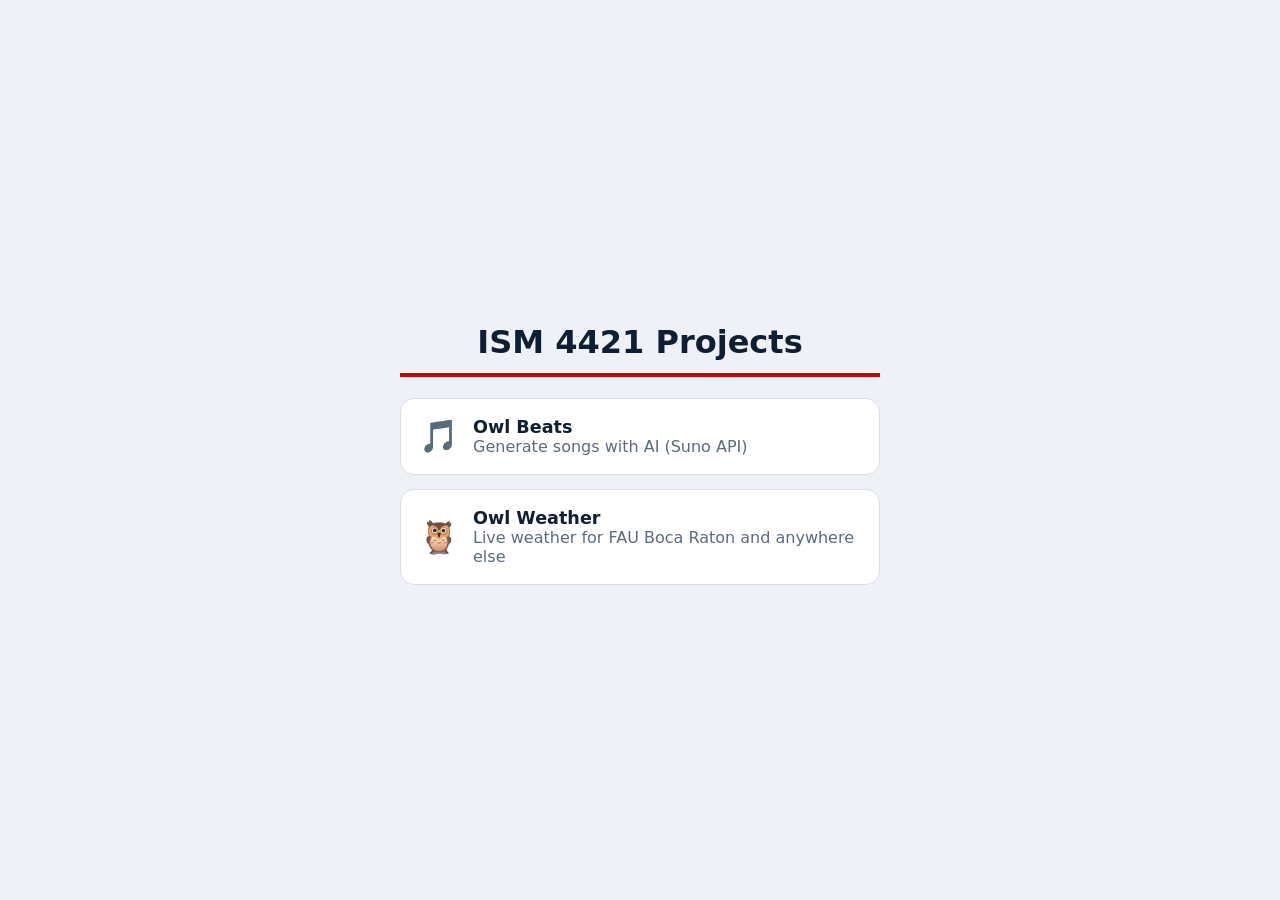
<file: index.html>
<!doctype html>
<html lang="en">
<head>
  <meta charset="utf-8">
  <meta name="viewport" content="width=device-width, initial-scale=1">
  <title>ISM 4421 Projects</title>
  <link rel="icon" href="music/assets/icon.svg" type="image/svg+xml">
  <link rel="stylesheet" href="home.css">
</head>
<body>
  <main>
    <h1>ISM 4421 Projects</h1>
    <a class="card" href="music/">
      <span class="emoji" aria-hidden="true">🎵</span>
      <span><strong>Owl Beats</strong><br>Generate songs with AI (Suno API)</span>
    </a>
    <a class="card" href="weather/">
      <span class="emoji" aria-hidden="true">🦉</span>
      <span><strong>Owl Weather</strong><br>Live weather for FAU Boca Raton and anywhere else</span>
    </a>
  </main>
</body>
</html>
</file>
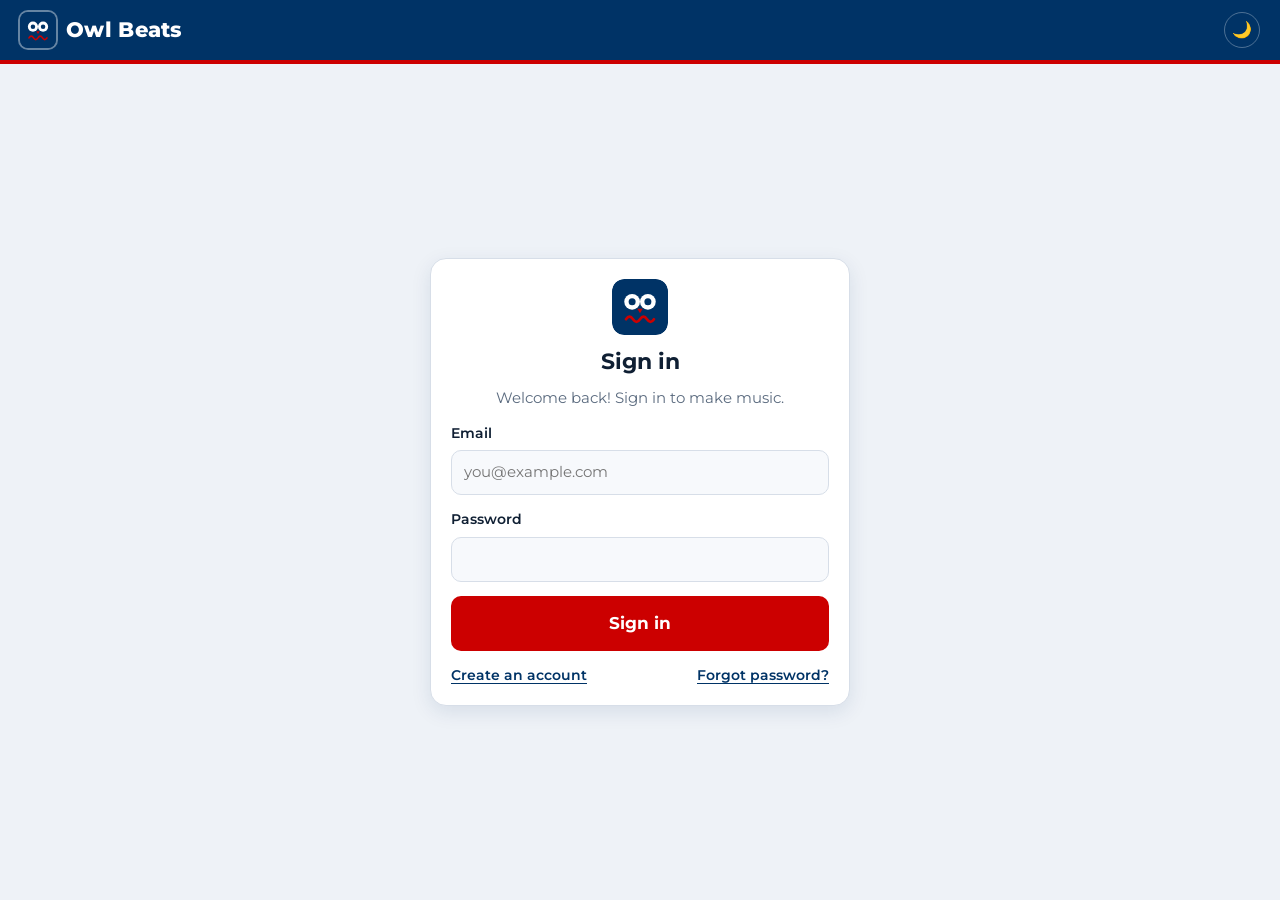
<file: music/index.html>
<!doctype html>
<html lang="en">
<head>
  <meta charset="utf-8">
  <meta name="viewport" content="width=device-width, initial-scale=1">
  <title>Owl Beats | AI Music Generator</title>
  <meta name="description" content="Generate original songs and instrumentals from a text prompt with the Suno API.">
  <meta name="theme-color" content="#003366">
  <link rel="icon" href="assets/icon.svg" type="image/svg+xml">
  <link rel="preconnect" href="https://fonts.googleapis.com">
  <link rel="preconnect" href="https://fonts.gstatic.com" crossorigin>
  <link href="https://fonts.googleapis.com/css2?family=Montserrat:wght@400;500;600;700;800&display=swap" rel="stylesheet">
  <link rel="stylesheet" href="style.css">
  <script src="theme.js"></script>
</head>
<body class="locked">
  <header class="site-header">
    <div class="brand">
      <img src="assets/icon.svg" alt="" width="36" height="36">
      <span class="brand-title">Owl Beats</span>
    </div>
    <div class="header-controls">
      <div id="user-box" class="user-box" hidden>
        <span id="user-email" class="user-email"></span>
        <button type="button" id="sign-out" class="pill">Sign out</button>
      </div>
      <button type="button" id="credits" class="pill" title="Remaining Suno credits (click to refresh)" hidden>Credits: …</button>
      <button type="button" id="key-btn" class="pill pill-accent">🔑 Add API key</button>
      <button type="button" id="theme-toggle" class="icon-btn" aria-label="Switch theme">🌙</button>
    </div>
  </header>

  <!-- Login screen: covers the app until someone signs in (see auth.js) -->
  <section id="auth-screen" class="auth-screen checking" aria-labelledby="auth-heading">
    <div class="auth-loading" aria-live="polite">Loading…</div>
    <form id="auth-form" class="card auth-card" novalidate>
      <img src="assets/icon.svg" alt="" width="56" height="56" class="auth-logo">
      <h1 id="auth-heading">Sign in</h1>
      <p id="auth-sub" class="hint"></p>
      <div id="auth-msg" class="notice" role="alert" hidden></div>
      <div class="field">
        <label for="auth-email">Email</label>
        <input id="auth-email" type="email" autocomplete="email" placeholder="you@example.com" required>
      </div>
      <div class="field" id="auth-password-field">
        <label for="auth-password">Password</label>
        <input id="auth-password" type="password" autocomplete="current-password" minlength="6" required>
      </div>
      <div class="field" id="auth-confirm-field" hidden>
        <label for="auth-confirm">Confirm password</label>
        <input id="auth-confirm" type="password" autocomplete="new-password" minlength="6">
      </div>
      <button type="submit" id="auth-submit" class="btn btn-primary btn-lg">Sign in</button>
      <div id="auth-links" class="auth-links"></div>
    </form>
  </section>

  <main class="layout">
    <!-- ============ Create ============ -->
    <section class="card create" aria-labelledby="create-title">
      <h1 id="create-title">Create a song</h1>
      <div id="key-notice" class="notice" hidden>
        To make music, add your Suno API key. <button type="button" class="link-btn" id="key-notice-btn">Add API key</button>
      </div>

      <div class="tabs" role="tablist" aria-label="Creation mode">
        <button type="button" role="tab" id="tab-simple" aria-controls="form" aria-selected="true" class="tab active" data-mode="simple">Simple</button>
        <button type="button" role="tab" id="tab-custom" aria-controls="form" aria-selected="false" class="tab" data-mode="custom">Custom</button>
      </div>

      <form id="form" novalidate>
        <p class="hint mode-simple">Describe the song and pick a style. Suno writes the lyrics for you.</p>
        <p class="hint mode-custom" hidden>Write your own lyrics and set the title, style, length and voice.</p>

        <div class="field mode-simple">
          <label for="prompt">Song description</label>
          <textarea id="prompt" rows="4" maxlength="3000" placeholder="An upbeat summer anthem about road-tripping down the Florida coast with friends"></textarea>
          <div class="counter" data-for="prompt"></div>
        </div>

        <div class="field mode-custom" hidden>
          <label for="title">Title <span class="opt">(optional)</span></label>
          <input id="title" type="text" maxlength="80" placeholder="Coastal Highway">
        </div>

        <div class="field">
          <label for="style">Style</label>
          <input id="style" type="text" maxlength="1000" placeholder="indie pop, bright guitars, female vocals">
          <div class="chips" id="style-chips" aria-label="Style suggestions"></div>
        </div>

        <div class="field mode-custom lyrics-field" hidden>
          <div class="label-row">
            <label for="lyrics">Lyrics</label>
            <button type="button" id="ai-lyrics-toggle" class="link-btn">✨ Write lyrics with AI</button>
          </div>
          <div id="ai-lyrics" class="ai-lyrics" hidden>
            <input id="lyrics-prompt" type="text" maxlength="200" placeholder="What should the lyrics be about?">
            <button type="button" id="lyrics-go" class="btn btn-secondary">Write</button>
          </div>
          <textarea id="lyrics" rows="10" maxlength="5000" placeholder="[Verse]&#10;Windows down on A1A&#10;&#10;[Chorus]&#10;..."></textarea>
          <div class="counter" data-for="lyrics"></div>
        </div>

        <div class="row">
          <label class="switch">
            <input type="checkbox" id="instrumental">
            <span class="slider" aria-hidden="true"></span>
            Instrumental (no vocals)
          </label>
        </div>

        <div class="grid-2">
          <div class="field">
            <label for="model">Model</label>
            <select id="model">
              <option value="V6">V6 (recommended)</option>
              <option value="V6_WILD">V6 Wild (more creative)</option>
              <option value="V6_MINI">V6 Mini (fastest)</option>
            </select>
          </div>
          <div class="field mode-custom vocal-field" hidden>
            <label for="vocal">Voice</label>
            <select id="vocal">
              <option value="">Any</option>
              <option value="f">Female</option>
              <option value="m">Male</option>
            </select>
          </div>
        </div>

        <div class="field mode-custom" hidden>
          <label for="duration">Length: <output id="duration-out">2:00</output></label>
          <input id="duration" type="range" min="10" max="360" step="5" value="120">
        </div>

        <details class="advanced mode-custom" hidden>
          <summary>Advanced</summary>
          <div class="field">
            <label for="negative">Exclude styles <span class="opt">(optional)</span></label>
            <input id="negative" type="text" maxlength="1000" placeholder="heavy metal, autotune">
          </div>
          <div class="field">
            <label for="style-weight">Style adherence: <output id="style-weight-out">0.50</output></label>
            <input id="style-weight" type="range" min="0" max="1" step="0.05" value="0.5">
          </div>
          <div class="field">
            <label for="weirdness">Weirdness: <output id="weirdness-out">0.50</output></label>
            <input id="weirdness" type="range" min="0" max="1" step="0.05" value="0.5">
          </div>
          <div class="field">
            <label for="variety">Variety between the two versions</label>
            <select id="variety">
              <option value="0">Off · same style</option>
              <option value="1" selected>Normal</option>
              <option value="2">High</option>
              <option value="3">Extra</option>
              <option value="4">Max</option>
            </select>
          </div>
        </details>

        <div id="form-error" class="notice notice-error" role="alert" hidden></div>
        <button type="submit" id="generate" class="btn btn-primary btn-lg">🎵 Generate music</button>
        <p class="fineprint">Each request makes two versions. Tracks usually start streaming within a minute and finish in 2–3 minutes. Suno keeps files for 14 days, so download the ones you like.</p>
      </form>
    </section>

    <!-- ============ Library ============ -->
    <section class="card library" aria-labelledby="library-title">
      <div class="library-head">
        <h2 id="library-title">Your tracks</h2>
        <button type="button" id="clear-all" class="link-btn" hidden>Clear all</button>
      </div>
      <div id="empty" class="empty">
        <div class="empty-icon" aria-hidden="true">🎧</div>
        <p>Your songs will show up here.</p>
      </div>
      <ul id="tasks" class="tasks"></ul>
    </section>
  </main>

  <footer class="site-footer">
    Music by <a href="https://sunoapi.org" target="_blank" rel="noopener">Suno API</a> · ISM 4421 student project
  </footer>

  <!-- Extend dialog -->
  <dialog id="extend-dialog">
    <form method="dialog" id="extend-form">
      <h3>Extend “<span id="extend-name"></span>”</h3>
      <p class="hint">Suno continues the song from the point you choose and makes two new versions.</p>
      <div class="field">
        <label for="extend-at">Continue from: <output id="extend-at-out">0:00</output></label>
        <input id="extend-at" type="range" min="1" max="240" step="1" value="60">
      </div>
      <div class="field">
        <label for="extend-style">Style</label>
        <input id="extend-style" type="text" maxlength="1000">
      </div>
      <div class="field">
        <label for="extend-title">Title</label>
        <input id="extend-title" type="text" maxlength="80">
      </div>
      <div class="field" id="extend-lyrics-field">
        <label for="extend-lyrics">Lyrics for the new part <span class="opt">(optional)</span></label>
        <textarea id="extend-lyrics" rows="5" maxlength="5000" placeholder="[Bridge]&#10;..."></textarea>
      </div>
      <div class="dialog-actions">
        <button type="button" class="btn btn-secondary" id="extend-cancel">Cancel</button>
        <button type="submit" class="btn btn-primary" value="go">Extend</button>
      </div>
    </form>
  </dialog>

  <!-- API key dialog -->
  <dialog id="key-dialog">
    <form method="dialog" id="key-form">
      <h3>Your Suno API key</h3>
      <p class="hint">Get a key at <a href="https://sunoapi.org/api-key" target="_blank" rel="noopener">sunoapi.org/api-key</a>. It is saved only in this browser and sent only to api.sunoapi.org.</p>
      <div class="field">
        <label for="api-key">API key</label>
        <input id="api-key" type="password" autocomplete="off" spellcheck="false" placeholder="Paste your key">
      </div>
      <label class="check"><input type="checkbox" id="show-key"> Show key</label>
      <div class="dialog-actions">
        <button type="button" class="btn btn-secondary" id="key-remove">Remove key</button>
        <button type="button" class="btn btn-secondary" id="key-cancel">Cancel</button>
        <button type="submit" class="btn btn-primary" value="go">Save</button>
      </div>
    </form>
  </dialog>

  <div id="toast" class="toast" role="status" aria-live="polite" hidden></div>

  <script src="vendor/supabase.js"></script>
  <script src="config.js"></script>
  <script src="app.js"></script>
  <script src="auth.js"></script>
</body>
</html>
</file>
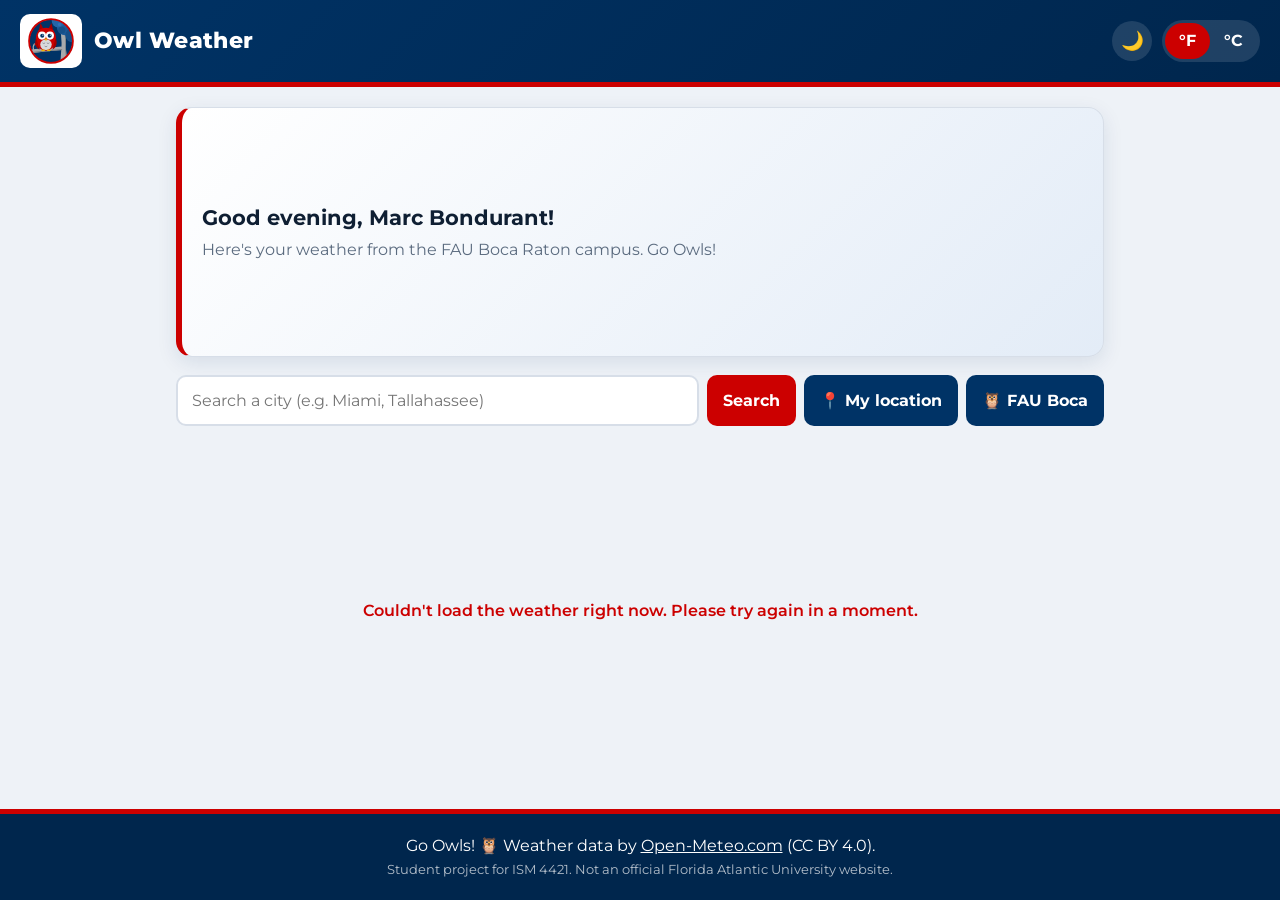
<file: weather/index.html>
<!doctype html>
<html lang="en">
<head>
  <meta charset="utf-8">
  <meta name="viewport" content="width=device-width, initial-scale=1">
  <title>Owl Weather | FAU Boca Raton</title>
  <meta name="description" content="Live weather for Florida Atlantic University in Boca Raton and anywhere else, powered by Open-Meteo.">
  <meta name="theme-color" content="#003366">
  <link rel="icon" href="assets/logo.svg" type="image/svg+xml">
  <link rel="preconnect" href="https://fonts.googleapis.com">
  <link rel="preconnect" href="https://fonts.gstatic.com" crossorigin>
  <link href="https://fonts.googleapis.com/css2?family=Montserrat:wght@400;600;700;800&display=swap" rel="stylesheet">
  <link rel="stylesheet" href="style.css">
  <script src="theme.js"></script>
</head>
<body>
  <header class="site-header">
    <div class="brand">
      <span class="logo-badge">
        <img src="https://upload.wikimedia.org/wikipedia/commons/b/b3/Florida_Atlantic_University_logo.svg" data-fallback="assets/logo.svg" alt="Florida Atlantic University" class="brand-logo" width="107" height="46">
      </span>
      <div class="brand-title">Owl Weather</div>
    </div>
    <div class="header-controls">
      <button type="button" id="theme-toggle" class="theme-toggle" aria-label="Switch to dark theme" title="Switch to dark theme">🌙</button>
      <div class="unit-toggle" role="group" aria-label="Temperature units">
        <button type="button" data-unit="fahrenheit" class="active">°F</button>
        <button type="button" data-unit="celsius">°C</button>
      </div>
    </div>
  </header>

  <main class="container">
    <section class="welcome" aria-labelledby="welcome-title">
      <div>
        <h2 id="welcome-title" class="welcome-title">Welcome, Marc Bondurant!</h2>
        <p id="welcome-text" class="welcome-text">Here's your weather from the FAU Boca Raton campus. Go Owls!</p>
      </div>
    </section>

    <section class="search">
      <form id="search-form" autocomplete="off" role="search">
        <label for="search-input" class="visually-hidden">Search for a city</label>
        <input id="search-input" type="search" placeholder="Search a city (e.g. Miami, Tallahassee)" aria-autocomplete="list" aria-controls="search-results">
        <button type="submit" class="btn btn-primary">Search</button>
        <button type="button" id="locate-btn" class="btn btn-secondary" title="Use my location">📍 My location</button>
        <button type="button" id="home-btn" class="btn btn-secondary" title="Back to FAU Boca Raton">🦉 FAU Boca</button>
        <ul id="search-results" class="search-results" role="listbox" hidden></ul>
      </form>
    </section>

    <div id="status" class="status" role="status" aria-live="polite"></div>

    <section id="current" class="card current" hidden>
      <div class="current-top">
        <div>
          <h1 id="place-name">Boca Raton, Florida</h1>
          <p id="place-time" class="muted"></p>
        </div>
        <div class="current-icon" id="current-icon" aria-hidden="true"></div>
      </div>
      <div class="current-main">
        <div class="current-temp" id="current-temp">--</div>
        <div>
          <div class="current-desc" id="current-desc"></div>
          <div class="muted" id="current-feels"></div>
          <div class="muted" id="current-hilo"></div>
        </div>
      </div>
      <dl class="details" id="current-details"></dl>
    </section>

    <section id="hourly-section" class="card" hidden>
      <h2>Next 24 hours</h2>
      <div class="hourly" id="hourly"></div>
    </section>

    <section id="daily-section" class="card" hidden>
      <h2>7-day forecast</h2>
      <div class="daily" id="daily"></div>
    </section>
  </main>

  <footer class="site-footer">
    <p>Go Owls! 🦉 Weather data by <a href="https://open-meteo.com/" target="_blank" rel="noopener">Open-Meteo.com</a> (CC BY 4.0).</p>
    <p class="muted small">Student project for ISM 4421. Not an official Florida Atlantic University website.</p>
  </footer>

  <script src="app.js"></script>
</body>
</html>
</file>
<file: home.css>
:root { --bg: #eef2f7; --card: #fff; --text: #0f1f33; --muted: #5b6b7f; --border: #d7dee8; color-scheme: light; }
@media (prefers-color-scheme: dark) {
  :root { --bg: #07111f; --card: #0f1f33; --text: #e8eef6; --muted: #9fb0c4; --border: #1f3450; color-scheme: dark; }
}
* { box-sizing: border-box; }
body { margin: 0; min-height: 100vh; display: grid; place-items: center; background: var(--bg); color: var(--text);
  font-family: system-ui, -apple-system, "Segoe UI", sans-serif; padding: 16px; }
main { width: min(480px, 100%); }
h1 { text-align: center; border-bottom: 4px solid #cc0000; padding-bottom: 12px; }
.card { display: flex; gap: 14px; align-items: center; padding: 18px; margin: 14px 0; background: var(--card);
  border: 1px solid var(--border); border-radius: 14px; color: inherit; text-decoration: none; }
.card:hover { border-color: #cc0000; }
.card span:last-child { color: var(--muted); }
.card strong { color: var(--text); font-size: 1.1rem; }
.emoji { font-size: 2rem; }
</file>
<file: music/style.css>
:root {
  --fau-blue: #003366;
  --fau-red: #cc0000;
  --accent: #cc0000;
  --accent-hover: #a30000;
  --primary: #003366;
  --bg: #eef2f7;
  --card: #ffffff;
  --text: #0f1f33;
  --muted: #5b6b7f;
  --border: #d7dee8;
  --input: #f7f9fc;
  --chip: #e6edf6;
  --chip-on: #003366;
  --chip-on-text: #ffffff;
  --ok: #1b7f3b;
  --ok-bg: #e3f5e9;
  --warn: #8a5a00;
  --warn-bg: #fff4d6;
  --err: #b00020;
  --err-bg: #fdecee;
  --radius: 16px;
  --shadow: 0 6px 20px rgba(0, 51, 102, 0.10);
  color-scheme: light;
}

@media (prefers-color-scheme: dark) {
  :root:not([data-theme="light"]) {
    --primary: #4d8fd6;
    --accent: #ff4d4d;
    --accent-hover: #ff6b6b;
    --bg: #07111f;
    --card: #0f1f33;
    --text: #e8eef6;
    --muted: #9fb0c4;
    --border: #1f3450;
    --input: #0a1728;
    --chip: #16304f;
    --chip-on: #4d8fd6;
    --chip-on-text: #07111f;
    --ok: #6fdc8c;
    --ok-bg: #0f2e1b;
    --warn: #ffd166;
    --warn-bg: #33290f;
    --err: #ff8a8a;
    --err-bg: #3a1016;
    --shadow: 0 6px 20px rgba(0, 0, 0, 0.35);
    color-scheme: dark;
  }
}

:root[data-theme="dark"] {
  --primary: #4d8fd6;
  --accent: #ff4d4d;
  --accent-hover: #ff6b6b;
  --bg: #07111f;
  --card: #0f1f33;
  --text: #e8eef6;
  --muted: #9fb0c4;
  --border: #1f3450;
  --input: #0a1728;
  --chip: #16304f;
  --chip-on: #4d8fd6;
  --chip-on-text: #07111f;
  --ok: #6fdc8c;
  --ok-bg: #0f2e1b;
  --warn: #ffd166;
  --warn-bg: #33290f;
  --err: #ff8a8a;
  --err-bg: #3a1016;
  --shadow: 0 6px 20px rgba(0, 0, 0, 0.35);
  color-scheme: dark;
}

* { box-sizing: border-box; }

html, body { margin: 0; }

body {
  font-family: "Montserrat", system-ui, -apple-system, "Segoe UI", sans-serif;
  background: var(--bg);
  color: var(--text);
  line-height: 1.5;
  min-height: 100vh;
  display: flex;
  flex-direction: column;
}

a { color: var(--primary); }

[hidden] { display: none !important; }

/* ---------- header ---------- */
.site-header {
  display: flex;
  align-items: center;
  justify-content: space-between;
  gap: 12px;
  padding: 12px 20px;
  background: var(--fau-blue);
  color: #fff;
  border-bottom: 4px solid var(--fau-red);
  position: sticky;
  top: 0;
  z-index: 10;
}
.brand { display: flex; align-items: center; gap: 10px; }
.brand img { border-radius: 8px; box-shadow: 0 0 0 2px rgba(255, 255, 255, 0.4); }
.brand-title { white-space: nowrap; font-weight: 800; font-size: 1.3rem; letter-spacing: 0.3px; }
.header-controls { display: flex; align-items: center; gap: 8px; flex-wrap: wrap; justify-content: flex-end; }

.pill {
  font: inherit;
  font-size: 0.85rem;
  font-weight: 600;
  color: #fff;
  background: rgba(255, 255, 255, 0.14);
  border: 1px solid rgba(255, 255, 255, 0.3);
  border-radius: 999px;
  padding: 6px 12px;
  cursor: pointer;
  white-space: nowrap;
}
.pill:hover { background: rgba(255, 255, 255, 0.24); }
.pill-accent { background: var(--fau-red); border-color: var(--fau-red); }
.pill-accent:hover { background: #a30000; }

.icon-btn {
  font: inherit;
  background: transparent;
  border: 1px solid rgba(255, 255, 255, 0.3);
  color: inherit;
  border-radius: 999px;
  width: 36px;
  height: 36px;
  cursor: pointer;
}
.icon-btn.small {
  width: 28px;
  height: 28px;
  font-size: 0.8rem;
  border-color: var(--border);
  color: var(--muted);
}
.icon-btn.small:hover { color: var(--err); border-color: var(--err); }

/* ---------- layout ---------- */
.layout {
  flex: 1;
  width: 100%;
  max-width: 1200px;
  margin: 0 auto;
  padding: 20px 16px 32px;
  display: grid;
  grid-template-columns: minmax(0, 5fr) minmax(0, 6fr);
  gap: 20px;
  align-items: start;
}
@media (max-width: 880px) {
  .layout { grid-template-columns: minmax(0, 1fr); }
}

.card {
  background: var(--card);
  border: 1px solid var(--border);
  border-radius: var(--radius);
  box-shadow: var(--shadow);
  padding: 20px;
}
.create { position: sticky; top: 84px; }
@media (max-width: 880px) { .create { position: static; } }

h1, h2, h3 { margin: 0 0 12px; line-height: 1.25; }
h1 { font-size: 1.4rem; }
h2 { font-size: 1.25rem; }
h3 { font-size: 1.05rem; }

.hint { color: var(--muted); margin: 0 0 14px; font-size: 0.92rem; }
.fineprint { color: var(--muted); font-size: 0.8rem; margin: 12px 0 0; }
.opt { color: var(--muted); font-weight: 400; }

/* ---------- tabs ---------- */
.tabs {
  display: grid;
  grid-template-columns: 1fr 1fr;
  background: var(--chip);
  padding: 4px;
  border-radius: 12px;
  margin-bottom: 16px;
}
.tab {
  font: inherit;
  font-weight: 600;
  border: 0;
  background: transparent;
  color: var(--muted);
  padding: 8px;
  border-radius: 9px;
  cursor: pointer;
}
.tab.active { background: var(--card); color: var(--text); box-shadow: 0 1px 4px rgba(0, 0, 0, 0.12); }

/* ---------- form ---------- */
.field { margin-bottom: 14px; }
.field label, .label-row label { display: block; font-weight: 600; font-size: 0.9rem; margin-bottom: 6px; }
.label-row { display: flex; justify-content: space-between; align-items: baseline; gap: 8px; }

input[type="text"], input[type="password"], textarea, select {
  width: 100%;
  font: inherit;
  font-size: 0.95rem;
  color: var(--text);
  background: var(--input);
  border: 1px solid var(--border);
  border-radius: 10px;
  padding: 10px 12px;
}
textarea { resize: vertical; min-height: 90px; }
input:focus-visible, textarea:focus-visible, select:focus-visible, button:focus-visible, a:focus-visible {
  outline: 3px solid color-mix(in srgb, var(--primary) 55%, transparent);
  outline-offset: 2px;
}
input[type="range"] { width: 100%; accent-color: var(--accent); }

.counter { text-align: right; font-size: 0.75rem; color: var(--muted); margin-top: 2px; }

.grid-2 { display: grid; grid-template-columns: 1fr 1fr; gap: 12px; }
@media (max-width: 480px) { .grid-2 { grid-template-columns: 1fr; } }

.chips { display: flex; flex-wrap: wrap; gap: 6px; margin-top: 8px; }
.chip {
  font: inherit;
  font-size: 0.8rem;
  font-weight: 600;
  border: 1px solid transparent;
  background: var(--chip);
  color: var(--text);
  padding: 4px 10px;
  border-radius: 999px;
  cursor: pointer;
}
.chip:hover { border-color: var(--primary); }
.chip.active { background: var(--chip-on); color: var(--chip-on-text); }

.row { margin-bottom: 14px; }
.switch { display: inline-flex; align-items: center; gap: 10px; cursor: pointer; font-weight: 600; font-size: 0.9rem; }
.switch input { position: absolute; opacity: 0; width: 1px; height: 1px; }
.slider {
  width: 42px;
  height: 24px;
  border-radius: 999px;
  background: var(--border);
  position: relative;
  transition: background 0.15s;
  flex: none;
}
.slider::after {
  content: "";
  position: absolute;
  top: 3px;
  left: 3px;
  width: 18px;
  height: 18px;
  border-radius: 50%;
  background: #fff;
  transition: transform 0.15s;
  box-shadow: 0 1px 3px rgba(0, 0, 0, 0.3);
}
.switch input:checked + .slider { background: var(--accent); }
.switch input:checked + .slider::after { transform: translateX(18px); }
.switch input:focus-visible + .slider { outline: 3px solid color-mix(in srgb, var(--primary) 55%, transparent); outline-offset: 2px; }

.check { display: flex; align-items: center; gap: 8px; font-size: 0.9rem; margin-bottom: 8px; }

.ai-lyrics { display: flex; gap: 8px; margin-bottom: 8px; }
.ai-lyrics input { flex: 1; }

.advanced {
  border: 1px solid var(--border);
  border-radius: 10px;
  padding: 10px 12px;
  margin-bottom: 14px;
}
.advanced summary { cursor: pointer; font-weight: 600; font-size: 0.9rem; }
.advanced[open] summary { margin-bottom: 12px; }

/* ---------- buttons ---------- */
.btn {
  font: inherit;
  font-weight: 700;
  border-radius: 10px;
  border: 1px solid transparent;
  padding: 10px 16px;
  cursor: pointer;
  text-decoration: none;
  display: inline-flex;
  align-items: center;
  justify-content: center;
  gap: 6px;
  white-space: nowrap;
}
.btn:disabled { opacity: 0.6; cursor: progress; }
.btn-primary { background: var(--accent); color: #fff; }
.btn-primary:hover:not(:disabled) { background: var(--accent-hover); }
.btn-secondary { background: var(--chip); color: var(--text); border-color: var(--border); }
.btn-secondary:hover:not(:disabled) { border-color: var(--primary); }
.btn-lg { width: 100%; padding: 14px; font-size: 1.05rem; }
.btn-sm { padding: 6px 10px; font-size: 0.82rem; }

.link-btn {
  font: inherit;
  font-size: 0.85rem;
  font-weight: 600;
  background: none;
  border: 0;
  padding: 0;
  color: var(--primary);
  cursor: pointer;
  text-decoration: underline;
  text-underline-offset: 3px;
}

/* ---------- notices ---------- */
.notice {
  border-radius: 10px;
  padding: 10px 12px;
  margin-bottom: 14px;
  font-size: 0.9rem;
  background: var(--warn-bg);
  color: var(--warn);
}
.notice-error { background: var(--err-bg); color: var(--err); }

/* ---------- library ---------- */
.library { min-height: 320px; }
.library-head { display: flex; justify-content: space-between; align-items: baseline; }
.empty { text-align: center; color: var(--muted); padding: 48px 0; }
.empty-icon { font-size: 2.5rem; }

.tasks { list-style: none; margin: 0; padding: 0; display: grid; gap: 14px; }
.task { border: 1px solid var(--border); border-radius: 12px; padding: 14px; }
.task-head { display: flex; justify-content: space-between; gap: 10px; align-items: flex-start; }
.task-info { min-width: 0; }
.task-label { font-weight: 600; overflow-wrap: anywhere; }
.task-meta { display: flex; gap: 8px; align-items: center; font-size: 0.8rem; color: var(--muted); margin-top: 4px; flex-wrap: wrap; }
.task-actions { display: flex; gap: 10px; align-items: center; flex: none; }
.task-error { color: var(--err); font-size: 0.88rem; margin: 10px 0 0; }
.task-warn { color: var(--warn); font-size: 0.8rem; margin: 8px 0 0; }

.badge { font-weight: 700; font-size: 0.72rem; padding: 2px 8px; border-radius: 999px; }
.badge-done { background: var(--ok-bg); color: var(--ok); }
.badge-error { background: var(--err-bg); color: var(--err); }
.badge-working { background: var(--warn-bg); color: var(--warn); }

.progress {
  height: 6px;
  border-radius: 999px;
  margin-top: 12px;
  background: linear-gradient(90deg, var(--chip) 0%, var(--accent) 50%, var(--chip) 100%);
  background-size: 200% 100%;
  animation: shimmer 1.4s linear infinite;
}
@keyframes shimmer { from { background-position: 200% 0; } to { background-position: 0 0; } }
@media (prefers-reduced-motion: reduce) { .progress { animation: none; background: var(--accent); opacity: 0.5; } }

.tracks { display: grid; gap: 12px; margin-top: 12px; }
.track { display: flex; gap: 12px; }
.art {
  flex: none;
  width: 88px;
  height: 88px;
  border-radius: 10px;
  overflow: hidden;
  background: var(--chip);
  display: grid;
  place-items: center;
  font-size: 1.8rem;
}
.art img { width: 100%; height: 100%; object-fit: cover; }
.track-body { flex: 1; min-width: 0; }
.track-title { margin: 0; font-size: 1rem; overflow-wrap: anywhere; }
.track-sub { color: var(--muted); font-size: 0.8rem; margin: 2px 0 6px; overflow-wrap: anywhere; }
.track audio { width: 100%; height: 40px; margin: 4px 0; }
.track-actions { display: flex; gap: 8px; flex-wrap: wrap; margin-top: 4px; }
@media (max-width: 480px) {
  .art { width: 64px; height: 64px; }
}

.lyrics-view { margin-top: 8px; font-size: 0.85rem; }
.lyrics-view summary { cursor: pointer; font-weight: 600; color: var(--primary); }
.lyrics-view .link-btn { float: right; }
.lyrics-view pre {
  font-family: inherit;
  white-space: pre-wrap;
  background: var(--input);
  border-radius: 8px;
  padding: 10px;
  margin: 6px 0 0;
  max-height: 260px;
  overflow: auto;
}

/* ---------- dialogs ---------- */
dialog {
  border: 1px solid var(--border);
  border-radius: var(--radius);
  background: var(--card);
  color: var(--text);
  padding: 20px;
  width: min(480px, calc(100vw - 32px));
  box-shadow: 0 20px 60px rgba(0, 0, 0, 0.35);
}
dialog::backdrop { background: rgba(0, 20, 40, 0.55); }
.dialog-actions { display: flex; justify-content: flex-end; gap: 8px; flex-wrap: wrap; margin-top: 8px; }

/* ---------- toast & footer ---------- */
.toast {
  position: fixed;
  left: 50%;
  bottom: 20px;
  transform: translateX(-50%);
  background: var(--fau-blue);
  color: #fff;
  padding: 10px 16px;
  border-radius: 10px;
  box-shadow: var(--shadow);
  font-size: 0.9rem;
  max-width: calc(100vw - 32px);
  z-index: 50;
}
.toast-error { background: #b00020; }

.site-footer { text-align: center; color: var(--muted); font-size: 0.8rem; padding: 16px; }

/* ---------- login ---------- */
body.locked .layout,
body.locked .site-footer,
body.locked #credits,
body.locked #key-btn { display: none !important; }

.auth-screen {
  flex: 1;
  display: grid;
  place-items: center;
  padding: 32px 16px;
}
.auth-card { width: min(420px, 100%); }
.auth-logo { display: block; margin: 0 auto 12px; border-radius: 12px; }
.auth-card h1 { text-align: center; }
.auth-card .hint { text-align: center; }
.auth-links { display: flex; justify-content: space-between; gap: 12px; flex-wrap: wrap; margin-top: 14px; }
.auth-loading { color: var(--muted); display: none; }
.auth-screen.checking .auth-card { display: none; }
.auth-screen.checking .auth-loading { display: block; }
.notice-ok { background: var(--ok-bg); color: var(--ok); }

input[type="email"] {
  width: 100%;
  font: inherit;
  font-size: 0.95rem;
  color: var(--text);
  background: var(--input);
  border: 1px solid var(--border);
  border-radius: 10px;
  padding: 10px 12px;
}

.user-box { display: flex; align-items: center; gap: 8px; }
.user-email { font-size: 0.85rem; opacity: 0.85; max-width: 200px; overflow: hidden; text-overflow: ellipsis; white-space: nowrap; }
@media (max-width: 600px) { .user-email { display: none; } }
</file>
<file: weather/style.css>
:root {
  --fau-blue: #003366;
  --fau-blue-dark: #00264d;
  --fau-red: #cc0000;
  --fau-red-dark: #a30000;
  --fau-silver: #a7a9ac;
  --bg: #eef2f7;
  --card: #ffffff;
  --text: #0f1f33;
  --muted: #5b6b7f;
  --border: #d7dee8;
  --radius: 16px;
  --shadow: 0 6px 20px rgba(0, 51, 102, 0.10);
  --welcome-bg: linear-gradient(135deg, #ffffff 0%, #e3ecf7 100%);
  --rain: #1f6fc0;
  --heading: #cc0000;
  color-scheme: light;
}

/* Dark theme: follows the system unless the visitor picked a theme,
   and the header toggle can force it either way. */
@media (prefers-color-scheme: dark) {
  :root:not([data-theme="light"]) {
    --bg: #07111f;
    --card: #0f1f33;
    --text: #e8eef6;
    --muted: #9fb0c4;
    --border: #1f3450;
    --shadow: 0 6px 20px rgba(0, 0, 0, 0.35);
    --welcome-bg: linear-gradient(135deg, #0f1f33 0%, #16304f 100%);
    --rain: #6fb3ff;
    --heading: #ff6b6b;
    color-scheme: dark;
  }
}

:root[data-theme="dark"] {
  --bg: #07111f;
  --card: #0f1f33;
  --text: #e8eef6;
  --muted: #9fb0c4;
  --border: #1f3450;
  --shadow: 0 6px 20px rgba(0, 0, 0, 0.35);
  --welcome-bg: linear-gradient(135deg, #0f1f33 0%, #16304f 100%);
  --rain: #6fb3ff;
  --heading: #ff6b6b;
  color-scheme: dark;
}

* { box-sizing: border-box; }

html, body { margin: 0; }

body {
  font-family: "Montserrat", system-ui, -apple-system, "Segoe UI", Roboto, sans-serif;
  background: var(--bg);
  color: var(--text);
  line-height: 1.45;
  min-height: 100vh;
  display: flex;
  flex-direction: column;
}

a { color: inherit; }

.visually-hidden {
  position: absolute; width: 1px; height: 1px; overflow: hidden;
  clip: rect(0 0 0 0); white-space: nowrap;
}

.muted { color: var(--muted); }
.small { font-size: 0.8rem; }

/* Header */
.site-header {
  background: linear-gradient(135deg, var(--fau-blue) 0%, var(--fau-blue-dark) 100%);
  color: #fff;
  padding: 14px 20px;
  display: flex;
  align-items: center;
  justify-content: space-between;
  gap: 12px;
  border-bottom: 5px solid var(--fau-red);
}

.brand { display: flex; align-items: center; gap: 12px; }
.logo-badge {
  display: inline-flex;
  align-items: center;
  background: #fff;
  border-radius: 10px;
  padding: 4px 8px;
  flex: none;
}
.brand-logo { height: 46px; width: auto; display: block; }
.brand-title { font-weight: 800; font-size: 1.35rem; letter-spacing: 0.02em; }

.header-controls { display: flex; align-items: center; gap: 10px; }

.theme-toggle {
  width: 40px; height: 40px;
  border: 0; border-radius: 999px;
  background: rgba(255, 255, 255, 0.12);
  font-size: 1.15rem; line-height: 1;
  cursor: pointer;
}
.theme-toggle:hover { background: rgba(255, 255, 255, 0.22); }

.unit-toggle {
  display: flex;
  background: rgba(255, 255, 255, 0.12);
  border-radius: 999px;
  padding: 3px;
}
.unit-toggle button {
  border: 0; background: transparent; color: #fff;
  font: inherit; font-weight: 700;
  padding: 6px 14px; border-radius: 999px; cursor: pointer;
}
.unit-toggle button.active { background: var(--fau-red); }

/* Layout */
.container {
  width: 100%;
  max-width: 960px;
  margin: 0 auto;
  padding: 20px 16px 32px;
  flex: 1;
  display: grid;
  gap: 18px;
}

.card {
  background: var(--card);
  border: 1px solid var(--border);
  border-radius: var(--radius);
  box-shadow: var(--shadow);
  padding: 20px;
  min-width: 0;
}
.card h2 {
  margin: 0 0 14px;
  font-size: 1rem;
  text-transform: uppercase;
  letter-spacing: 0.08em;
  color: var(--heading);
}

/* Welcome banner */
.welcome {
  display: flex;
  align-items: center;
  gap: 16px;
  padding: 18px 20px;
  border-radius: var(--radius);
  background: var(--welcome-bg);
  border: 1px solid var(--border);
  border-left: 6px solid var(--fau-red);
  box-shadow: var(--shadow);
}
.welcome-title { margin: 0; font-size: 1.3rem; color: var(--text); }
.welcome-text { margin: 4px 0 0; color: var(--muted); }

/* Search */
.search form {
  position: relative;
  display: flex;
  flex-wrap: wrap;
  gap: 8px;
}
.search input {
  flex: 1 1 240px;
  min-width: 0;
  font: inherit;
  padding: 12px 14px;
  border-radius: 10px;
  border: 2px solid var(--border);
  background: var(--card);
  color: var(--text);
}
.search input:focus { outline: none; border-color: var(--fau-blue); }

.btn {
  font: inherit; font-weight: 700;
  border: 0; border-radius: 10px;
  padding: 12px 16px; cursor: pointer;
}
.btn-primary { background: var(--fau-red); color: #fff; }
.btn-primary:hover { background: var(--fau-red-dark); }
.btn-secondary { background: var(--fau-blue); color: #fff; }
.btn-secondary:hover { background: var(--fau-blue-dark); }

.search-results {
  position: absolute;
  top: calc(100% + 6px);
  left: 0; right: 0;
  list-style: none; margin: 0; padding: 6px;
  background: var(--card);
  border: 1px solid var(--border);
  border-radius: 12px;
  box-shadow: var(--shadow);
  z-index: 10;
}
.search-results li {
  padding: 10px 12px; border-radius: 8px; cursor: pointer;
}
.search-results li:hover,
.search-results li[aria-selected="true"] { background: rgba(0, 51, 102, 0.1); }
.search-results li .muted { font-size: 0.85rem; }

.status { min-height: 1.2em; text-align: center; color: var(--muted); }
.status.error { color: var(--fau-red); font-weight: 600; }

/* Current conditions */
.current {
  background: linear-gradient(160deg, var(--fau-blue) 0%, #0a4a8a 100%);
  color: #fff;
  border: 0;
}
.current .muted { color: rgba(255, 255, 255, 0.8); }
.current-top { display: flex; justify-content: space-between; align-items: flex-start; gap: 12px; }
.current h1 { margin: 0; font-size: 1.5rem; }
.current-top p { margin: 4px 0 0; }
.current-icon { font-size: 4rem; line-height: 1; }
.current-main { display: flex; align-items: center; gap: 20px; margin: 12px 0 18px; flex-wrap: wrap; }
.current-temp { font-size: 4.5rem; font-weight: 800; line-height: 1; }
.current-desc { font-size: 1.25rem; font-weight: 700; }

.details {
  display: grid;
  grid-template-columns: repeat(auto-fit, minmax(130px, 1fr));
  gap: 10px;
  margin: 0;
}
.details div {
  background: rgba(255, 255, 255, 0.1);
  border-radius: 10px;
  padding: 10px 12px;
}
.details dt { font-size: 0.75rem; text-transform: uppercase; letter-spacing: 0.06em; opacity: 0.8; }
.details dd { margin: 2px 0 0; font-weight: 700; font-size: 1.05rem; }

/* Hourly */
.hourly {
  display: flex;
  gap: 10px;
  overflow-x: auto;
  padding-bottom: 6px;
  scroll-snap-type: x proximity;
}
.hour {
  flex: 0 0 76px;
  text-align: center;
  padding: 10px 6px;
  border-radius: 12px;
  border: 1px solid var(--border);
  scroll-snap-align: start;
}
.hour.now { border-color: var(--fau-red); border-width: 2px; }
.hour-time { font-size: 0.8rem; color: var(--muted); font-weight: 600; }
.hour-icon { font-size: 1.6rem; margin: 4px 0; }
.hour-temp { font-weight: 700; }
.hour-pop { font-size: 0.75rem; color: var(--rain); min-height: 1em; }

/* Daily */
.daily { display: grid; gap: 6px; }
.day {
  display: grid;
  grid-template-columns: 90px 36px 1fr auto;
  align-items: center;
  gap: 12px;
  padding: 10px 6px;
  border-bottom: 1px solid var(--border);
}
.day:last-child { border-bottom: 0; }
.day-name { font-weight: 700; }
.day-icon { font-size: 1.5rem; text-align: center; }
.day-desc { color: var(--muted); font-size: 0.9rem; min-width: 0; }
.day-desc .pop { color: var(--rain); font-weight: 600; white-space: nowrap; }
.day-temps { font-weight: 700; white-space: nowrap; }
.day-temps .lo { color: var(--muted); font-weight: 600; margin-left: 8px; }

/* Footer */
.site-footer {
  background: var(--fau-blue-dark);
  color: #fff;
  text-align: center;
  padding: 16px;
  border-top: 5px solid var(--fau-red);
}
.site-footer p { margin: 4px 0; }
.site-footer .muted { color: rgba(255, 255, 255, 0.7); }

@media (max-width: 560px) {
  .welcome { padding: 14px 16px; gap: 12px; }
  .welcome-title { font-size: 1.1rem; }
  .theme-toggle { width: 36px; height: 36px; }
  .site-header { padding: 12px 16px; }
  .brand { gap: 8px; }
  .logo-badge { padding: 3px 6px; border-radius: 8px; }
  .brand-logo { height: 32px; }
  .brand-title { font-size: 1.05rem; white-space: nowrap; }
  .header-controls { gap: 6px; }
  .unit-toggle button { padding: 6px 10px; }
  .current-temp { font-size: 3.5rem; }
  .current-icon { font-size: 3rem; }
  .day { grid-template-columns: 56px 30px 1fr auto; gap: 8px; }
  .btn { flex: 1 1 auto; }
}
</file>
